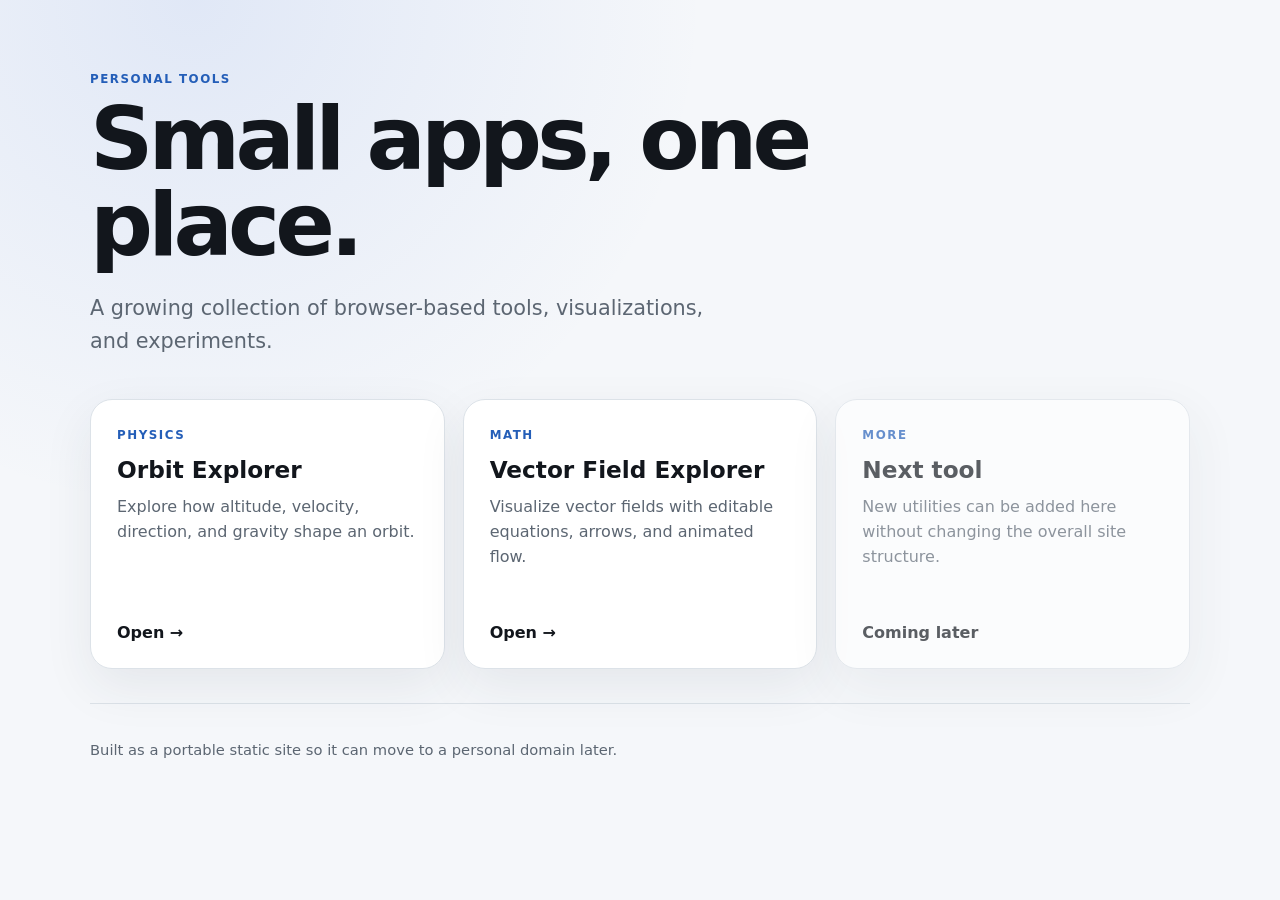
<file: index.html>
<!doctype html>
<html lang="en">
<head>
  <meta charset="utf-8" />
  <meta name="viewport" content="width=device-width, initial-scale=1" />
  <meta name="description" content="A collection of small interactive tools and experiments." />
  <title>Personal Tools</title>
  <link rel="stylesheet" href="./styles.css" />
</head>
<body>
  <main class="shell">
    <header class="hero">
      <p class="eyebrow">Personal tools</p>
      <h1>Small apps, one place.</h1>
      <p class="lede">A growing collection of browser-based tools, visualizations, and experiments.</p>
    </header>

    <section class="grid" aria-label="Tools">
      <a class="card" href="./orbit/">
        <div>
          <p class="tag">Physics</p>
          <h2>Orbit Explorer</h2>
          <p>Explore how altitude, velocity, direction, and gravity shape an orbit.</p>
        </div>
        <span class="open">Open →</span>
      </a>

      <a class="card" href="./vector-field/">
        <div>
          <p class="tag">Math</p>
          <h2>Vector Field Explorer</h2>
          <p>Visualize vector fields with editable equations, arrows, and animated flow.</p>
        </div>
        <span class="open">Open →</span>
      </a>

      <article class="card muted" aria-disabled="true">
        <div>
          <p class="tag">More</p>
          <h2>Next tool</h2>
          <p>New utilities can be added here without changing the overall site structure.</p>
        </div>
        <span class="open">Coming later</span>
      </article>
    </section>

    <footer>
      <p>Built as a portable static site so it can move to a personal domain later.</p>
    </footer>
  </main>
</body>
</html>
</file>
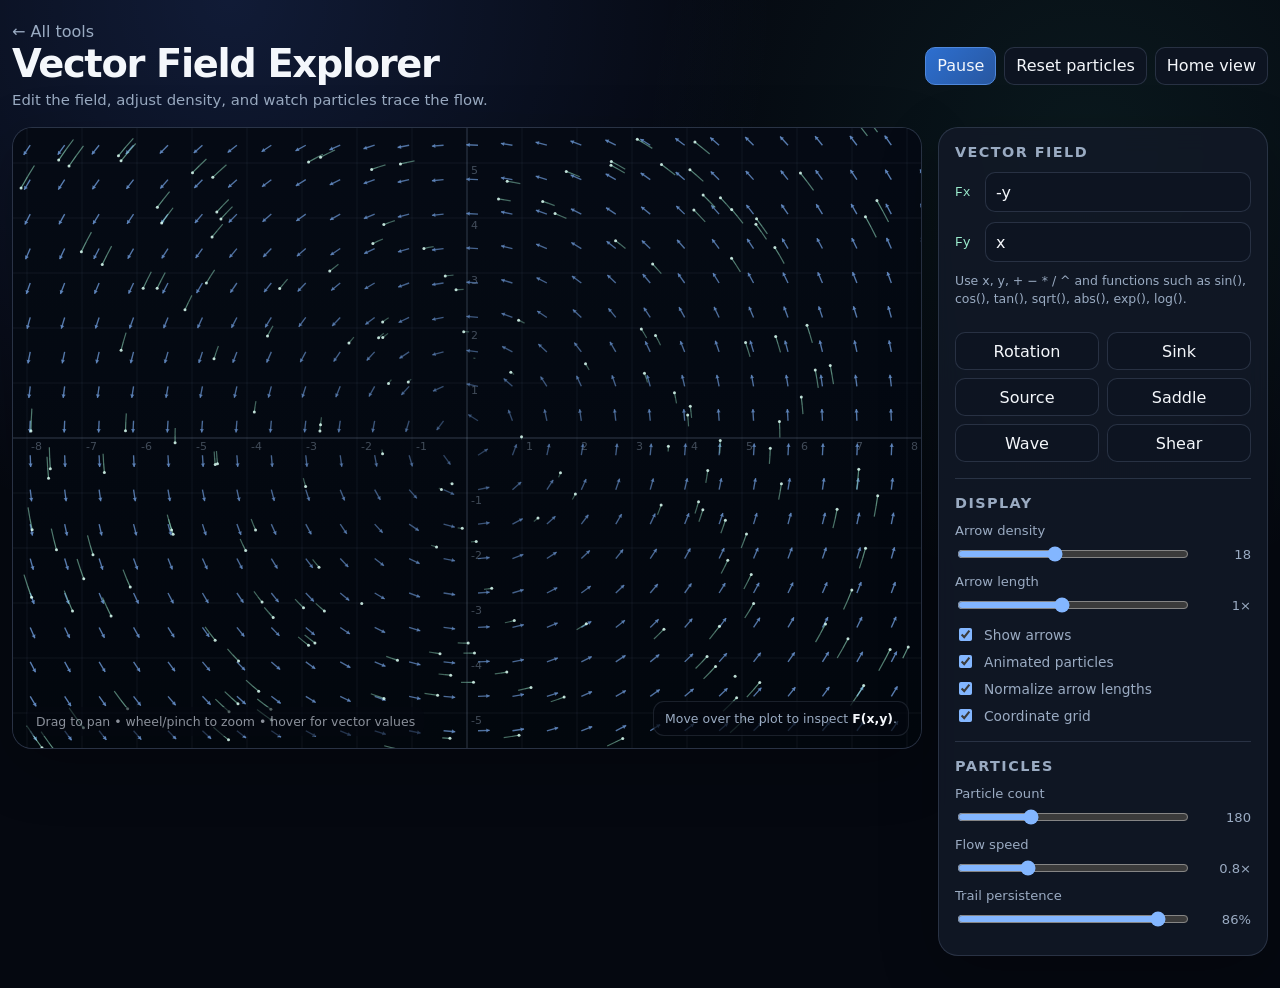
<file: vector-field/index.html>
<!doctype html>
<html lang="en">
<head>
  <meta charset="utf-8" />
  <meta name="viewport" content="width=device-width, initial-scale=1" />
  <meta name="description" content="Interactive vector field explorer with editable equations and animated particles." />
  <title>Vector Field Explorer</title>
  <link rel="stylesheet" href="../app.css" />
</head>
<body class="app-page">
  <main class="app-shell">
    <header class="app-topbar">
      <div>
        <a class="app-back" href="../">← All tools</a>
        <div class="app-title">
          <h1>Vector Field Explorer</h1>
          <p>Edit the field, adjust density, and watch particles trace the flow.</p>
        </div>
      </div>
      <div class="button-row">
        <button id="playPause" class="primary">Pause</button>
        <button id="resetParticles">Reset particles</button>
        <button id="homeView">Home view</button>
      </div>
    </header>

    <div class="app-layout">
      <section class="stage-card" aria-label="Vector field plot">
        <canvas id="fieldCanvas"></canvas>
        <div id="hoverCard" class="hover-card">Move over the plot to inspect <strong>F(x,y)</strong>.</div>
        <p class="stage-hint">Drag to pan • wheel/pinch to zoom • hover for vector values</p>
      </section>

      <aside class="control-panel">
        <section class="control-section">
          <h2>Vector field</h2>
          <div class="equation-row field">
            <code>Fx</code>
            <input id="fx" type="text" value="-y" aria-label="X component equation" />
          </div>
          <div class="equation-row field">
            <code>Fy</code>
            <input id="fy" type="text" value="x" aria-label="Y component equation" />
          </div>
          <p class="help-text">Use x, y, + − * / ^ and functions such as sin(), cos(), tan(), sqrt(), abs(), exp(), log().</p>
          <p id="equationError" class="error-text" aria-live="polite"></p>
          <div class="preset-grid" id="presetGrid"></div>
        </section>

        <section class="control-section">
          <h2>Display</h2>
          <div class="field">
            <label for="density">Arrow density</label>
            <div class="range-row">
              <input id="density" type="range" min="8" max="32" step="1" value="18" />
              <output id="densityOut">18</output>
            </div>
          </div>
          <div class="field">
            <label for="arrowScale">Arrow length</label>
            <div class="range-row">
              <input id="arrowScale" type="range" min="0.35" max="1.8" step="0.05" value="1" />
              <output id="arrowScaleOut">1×</output>
            </div>
          </div>
          <div class="toggle-list">
            <label class="toggle"><input id="showArrows" type="checkbox" checked /> Show arrows</label>
            <label class="toggle"><input id="showParticles" type="checkbox" checked /> Animated particles</label>
            <label class="toggle"><input id="normalizeArrows" type="checkbox" checked /> Normalize arrow lengths</label>
            <label class="toggle"><input id="showGrid" type="checkbox" checked /> Coordinate grid</label>
          </div>
        </section>

        <section class="control-section">
          <h2>Particles</h2>
          <div class="field">
            <label for="particleCount">Particle count</label>
            <div class="range-row">
              <input id="particleCount" type="range" min="40" max="500" step="10" value="180" />
              <output id="particleCountOut">180</output>
            </div>
          </div>
          <div class="field">
            <label for="particleSpeed">Flow speed</label>
            <div class="range-row">
              <input id="particleSpeed" type="range" min="0.1" max="2.5" step="0.1" value="0.8" />
              <output id="particleSpeedOut">0.8×</output>
            </div>
          </div>
          <div class="field">
            <label for="trailLength">Trail persistence</label>
            <div class="range-row">
              <input id="trailLength" type="range" min="0" max="0.96" step="0.02" value="0.86" />
              <output id="trailLengthOut">86%</output>
            </div>
          </div>
        </section>
      </aside>
    </div>
  </main>
  <script src="./vector-field.js"></script>
</body>
</html>
</file>
<file: styles.css>
:root {
  color-scheme: light dark;
  --bg: #0d1117;
  --panel: #161b22;
  --panel-2: #1f2630;
  --text: #f0f3f6;
  --muted: #9da7b3;
  --line: #2d333b;
  --accent: #8fb8ff;
  --shadow: 0 18px 60px rgba(0,0,0,.22);
  font-family: Inter, ui-sans-serif, system-ui, -apple-system, BlinkMacSystemFont, "Segoe UI", sans-serif;
}

* { box-sizing: border-box; }

html { background: var(--bg); }

body {
  margin: 0;
  min-height: 100vh;
  color: var(--text);
  background:
    radial-gradient(circle at 15% 0%, rgba(84, 128, 255, .16), transparent 32rem),
    var(--bg);
}

a { color: inherit; }

.shell {
  width: min(1100px, calc(100% - 32px));
  margin: 0 auto;
  padding: 72px 0 36px;
}

.hero { max-width: 760px; margin-bottom: 42px; }
.eyebrow, .tag {
  margin: 0 0 10px;
  text-transform: uppercase;
  letter-spacing: .13em;
  font-size: .74rem;
  font-weight: 700;
  color: var(--accent);
}

h1 {
  margin: 0;
  font-size: clamp(2.5rem, 7vw, 5.5rem);
  line-height: .98;
  letter-spacing: -.055em;
}

.lede {
  margin: 24px 0 0;
  max-width: 650px;
  font-size: clamp(1.05rem, 2vw, 1.3rem);
  line-height: 1.55;
  color: var(--muted);
}

.grid {
  display: grid;
  grid-template-columns: repeat(auto-fit, minmax(250px, 1fr));
  gap: 18px;
}

.card {
  min-height: 270px;
  display: flex;
  flex-direction: column;
  justify-content: space-between;
  gap: 30px;
  padding: 26px;
  border: 1px solid var(--line);
  border-radius: 22px;
  background: linear-gradient(180deg, var(--panel-2), var(--panel));
  box-shadow: var(--shadow);
  text-decoration: none;
  transition: transform .18s ease, border-color .18s ease;
}

.card[href]:hover,
.card[href]:focus-visible {
  transform: translateY(-4px);
  border-color: #536377;
  outline: none;
}

.card h2 { margin: 0 0 12px; font-size: 1.45rem; }
.card p { margin: 0; color: var(--muted); line-height: 1.55; }
.card .tag { color: var(--accent); margin-bottom: 12px; }
.open { font-weight: 700; }
.muted { opacity: .68; }

footer {
  margin-top: 34px;
  padding-top: 22px;
  border-top: 1px solid var(--line);
  color: var(--muted);
  font-size: .92rem;
}

.tool-shell {
  width: min(900px, calc(100% - 32px));
  margin: 0 auto;
  padding: 44px 0;
}

.back {
  display: inline-block;
  margin-bottom: 34px;
  color: var(--muted);
  text-decoration: none;
}

.back:hover { color: var(--text); }

.tool-panel {
  padding: 28px;
  border: 1px solid var(--line);
  border-radius: 22px;
  background: var(--panel);
}

.tool-panel h1 {
  font-size: clamp(2.1rem, 5vw, 4rem);
  margin-bottom: 16px;
}

.tool-panel p { color: var(--muted); line-height: 1.6; }

@media (prefers-color-scheme: light) {
  :root {
    --bg: #f5f7fa;
    --panel: #ffffff;
    --panel-2: #ffffff;
    --text: #12161c;
    --muted: #5c6672;
    --line: #dce2e8;
    --accent: #245eb8;
    --shadow: 0 18px 50px rgba(35, 47, 62, .08);
  }

  body {
    background:
      radial-gradient(circle at 15% 0%, rgba(75, 122, 220, .12), transparent 32rem),
      var(--bg);
  }
}
</file>
<file: app.css>
:root {
  --app-bg: #050810;
  --app-panel: rgba(18, 25, 39, .86);
  --app-panel-solid: #121927;
  --app-line: rgba(160, 184, 220, .18);
  --app-text: #f4f7fb;
  --app-muted: #9aabc2;
  --app-accent: #83b6ff;
  --app-accent-2: #9df0d0;
  --app-danger: #ff9c9c;
  font-family: Inter, ui-sans-serif, system-ui, -apple-system, BlinkMacSystemFont, "Segoe UI", sans-serif;
}

* { box-sizing: border-box; }
html, body { min-height: 100%; }
body.app-page {
  margin: 0;
  color: var(--app-text);
  background:
    radial-gradient(circle at 18% 0%, rgba(78, 127, 255, .16), transparent 34rem),
    radial-gradient(circle at 85% 15%, rgba(74, 223, 190, .08), transparent 28rem),
    var(--app-bg);
}

button, input, select { font: inherit; }
button, select, input[type="number"], input[type="text"] {
  color: var(--app-text);
  background: #0d1421;
  border: 1px solid var(--app-line);
  border-radius: 10px;
}
button { cursor: pointer; }
button:hover, button:focus-visible, select:focus-visible, input:focus-visible {
  border-color: rgba(131, 182, 255, .75);
  outline: none;
}

.app-shell {
  width: min(1500px, calc(100% - 24px));
  margin: 0 auto;
  padding: 22px 0 32px;
}
.app-topbar {
  display: flex;
  align-items: center;
  justify-content: space-between;
  gap: 16px;
  margin-bottom: 18px;
}
.app-back { color: var(--app-muted); text-decoration: none; }
.app-back:hover { color: var(--app-text); }
.app-title h1 { margin: 0; font-size: clamp(1.55rem, 3vw, 2.45rem); letter-spacing: -.035em; }
.app-title p { margin: 5px 0 0; color: var(--app-muted); font-size: .93rem; }
.app-layout {
  display: grid;
  grid-template-columns: minmax(0, 1fr) 330px;
  gap: 16px;
  align-items: start;
}
.stage-card, .control-panel, .telemetry-card {
  border: 1px solid var(--app-line);
  background: var(--app-panel);
  box-shadow: 0 18px 60px rgba(0,0,0,.24);
  backdrop-filter: blur(12px);
}
.stage-card { position: relative; border-radius: 20px; overflow: hidden; min-height: 620px; }
.stage-card canvas { width: 100%; height: 620px; display: block; touch-action: none; }
.stage-hint {
  position: absolute; left: 14px; bottom: 12px; margin: 0;
  color: rgba(230, 237, 248, .6); font-size: .78rem; pointer-events: none;
  background: rgba(5,8,16,.58); padding: 7px 9px; border-radius: 8px;
}
.control-panel { border-radius: 20px; padding: 16px; }
.control-section + .control-section { border-top: 1px solid var(--app-line); margin-top: 16px; padding-top: 16px; }
.control-section h2 { margin: 0 0 12px; font-size: .9rem; color: var(--app-muted); text-transform: uppercase; letter-spacing: .1em; }
.field { display: grid; gap: 6px; margin: 10px 0; }
.field > label, .field-label { color: var(--app-muted); font-size: .82rem; }
.field input[type="number"], .field input[type="text"], .field select { width: 100%; min-height: 40px; padding: 8px 10px; }
.inline-fields { display: grid; grid-template-columns: 1fr 1fr; gap: 10px; }
.range-row { display: grid; grid-template-columns: 1fr 56px; gap: 8px; align-items: center; }
.range-row output { color: var(--app-muted); font-size: .82rem; text-align: right; }
input[type="range"] { width: 100%; accent-color: var(--app-accent); }
.button-row { display: flex; flex-wrap: wrap; gap: 8px; }
.button-row button { min-height: 38px; padding: 7px 11px; }
button.primary { background: linear-gradient(135deg, #2d6fd0, #2857a0); border-color: #4f88dc; }
button.active { border-color: var(--app-accent-2); box-shadow: inset 0 0 0 1px rgba(157,240,208,.22); }
.preset-grid { display: grid; grid-template-columns: 1fr 1fr; gap: 8px; }
.preset-grid button { padding: 8px 9px; min-height: 38px; }
.toggle-list { display: grid; gap: 8px; }
.toggle { display: flex; align-items: center; gap: 9px; color: var(--app-muted); font-size: .86rem; }
.toggle input { accent-color: var(--app-accent); }
.telemetry-strip {
  position: absolute; top: 12px; left: 12px; right: 12px;
  display: grid; grid-template-columns: repeat(4, minmax(0, 1fr)); gap: 8px;
  pointer-events: none;
}
.telemetry-item {
  border: 1px solid rgba(178, 199, 229, .13); border-radius: 11px;
  background: rgba(5,8,16,.67); padding: 9px 10px; min-width: 0;
}
.telemetry-item span { display: block; color: var(--app-muted); font-size: .69rem; text-transform: uppercase; letter-spacing: .08em; }
.telemetry-item strong { display: block; margin-top: 2px; font-size: .9rem; white-space: nowrap; overflow: hidden; text-overflow: ellipsis; }
.status-pill { color: var(--app-accent-2); }
.error-text { min-height: 1.25em; margin: 8px 0 0; color: var(--app-danger); font-size: .8rem; }
.help-text { color: var(--app-muted); font-size: .78rem; line-height: 1.45; margin: 6px 0 0; }
.equation-row { display: grid; grid-template-columns: 22px 1fr; gap: 8px; align-items: center; }
.equation-row code { color: var(--app-accent-2); }
.hover-card {
  position: absolute; right: 12px; bottom: 12px; min-width: 185px;
  background: rgba(5,8,16,.75); border: 1px solid rgba(178,199,229,.13);
  border-radius: 11px; padding: 9px 11px; color: var(--app-muted); font-size: .78rem; pointer-events: none;
}
.hover-card strong { color: var(--app-text); }

@media (max-width: 980px) {
  .app-layout { grid-template-columns: 1fr; }
  .control-panel { order: -1; }
  .stage-card, .stage-card canvas { min-height: 540px; height: 540px; }
}
@media (max-width: 620px) {
  .app-shell { width: min(100% - 14px, 1500px); padding-top: 12px; }
  .app-topbar { align-items: flex-start; flex-direction: column; }
  .stage-card, .stage-card canvas { min-height: 480px; height: 480px; }
  .telemetry-strip { grid-template-columns: 1fr 1fr; }
  .inline-fields { grid-template-columns: 1fr; }
}
</file>
